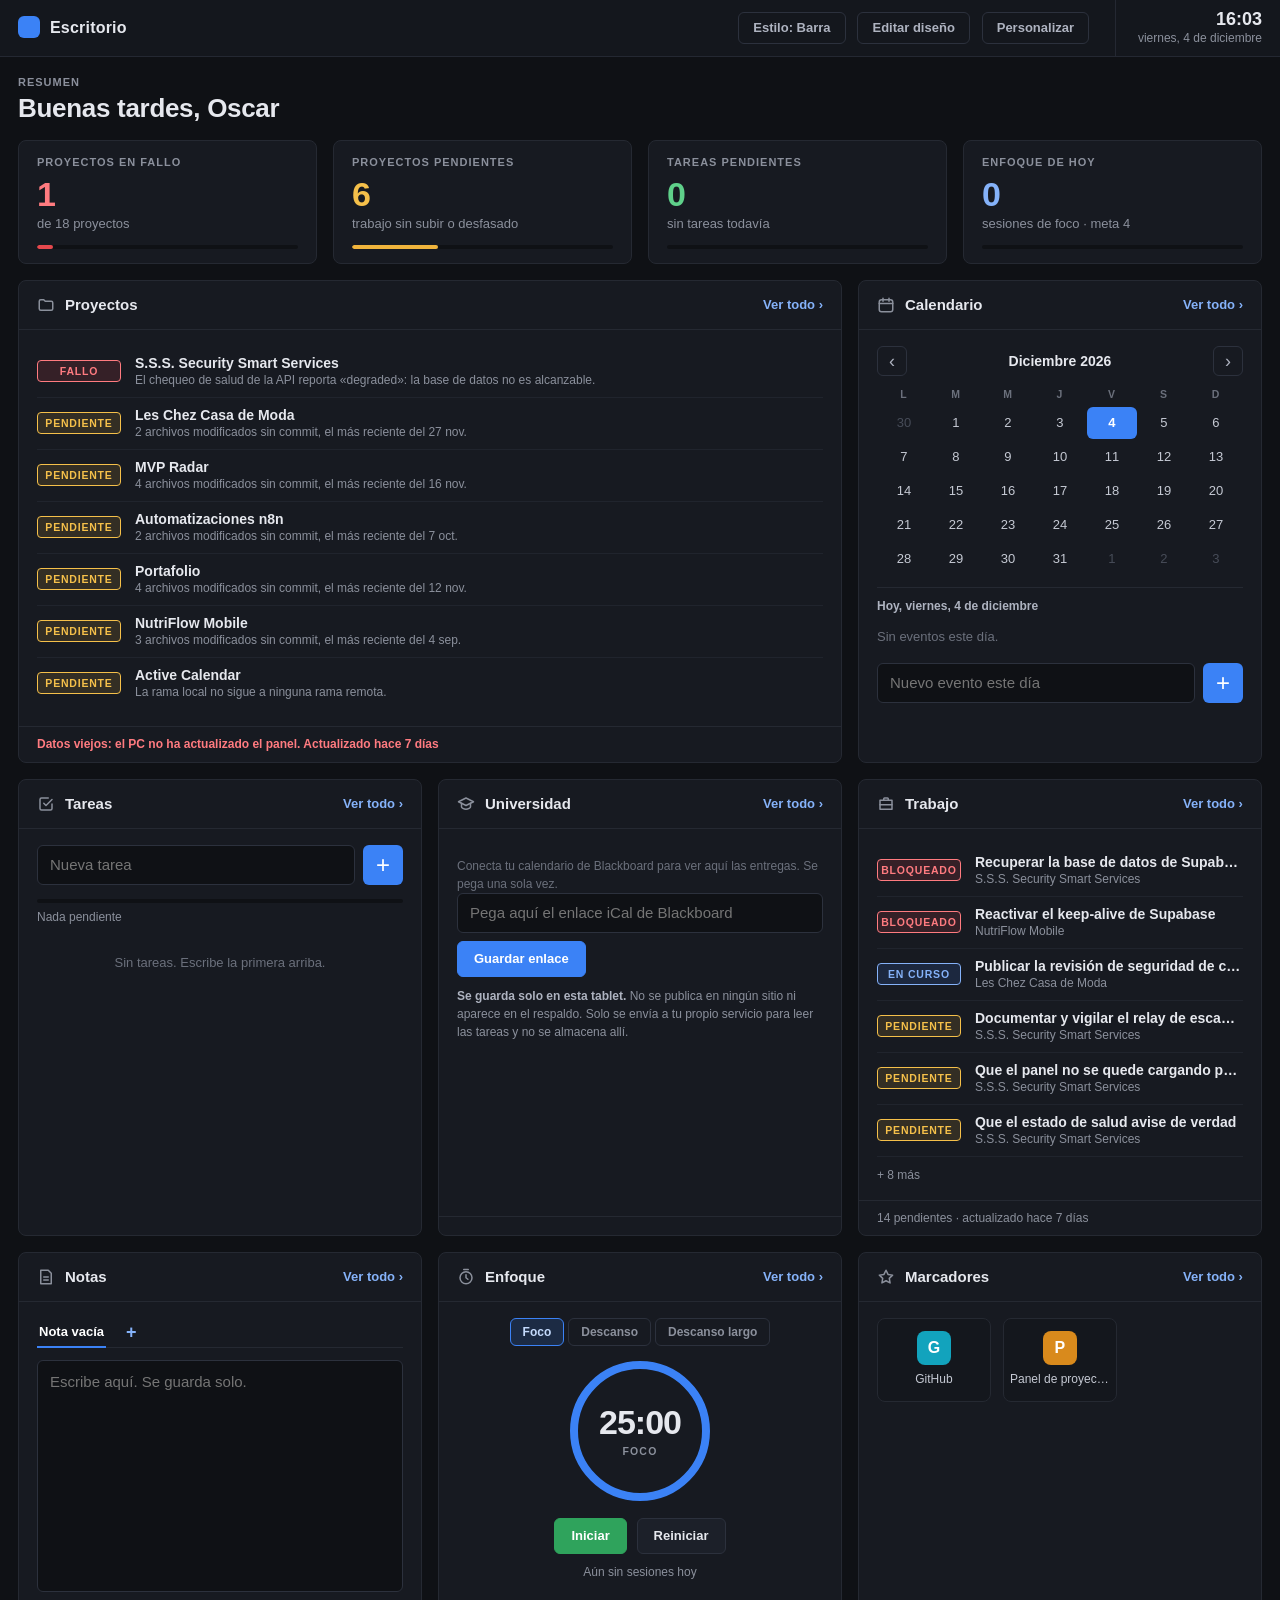
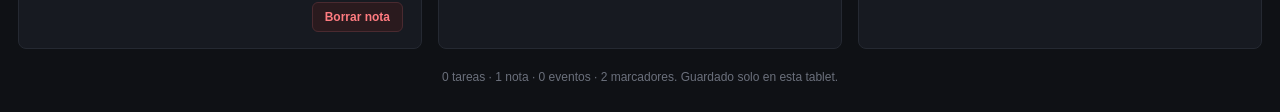
<file: index.html>
<!DOCTYPE html>
<html lang="es"><head>
<meta charset="utf-8">
<meta http-equiv="X-UA-Compatible" content="IE=edge">
<meta name="robots" content="noindex,nofollow">
<meta name="viewport" content="width=device-width, initial-scale=1">
<title>Escritorio</title>
<link rel="stylesheet" href="os/os.css">
<style id="theme-css"></style>
</head><body>

<div class="topbar"><div class="in clear">
  <a class="brand" href="#/"><span class="logo"></span>Escritorio</a>
  <div class="tr">
    <button class="tbtn" id="btn-viz" type="button">Estilo</button>
    <button class="tbtn" id="btn-edit" type="button">Editar diseño</button>
    <button class="tbtn" id="btn-custom" type="button">Personalizar</button>
    <div class="clk"><b id="clock">--:--</b><span id="today"></span></div>
  </div>
</div></div>

<div class="wrap">
 <div id="main">
  <div class="ph">
    <div class="kick">RESUMEN</div>
    <h1 id="hello">Hola</h1>
  </div>

  <div id="warn"></div>

  <div id="editbar" class="clear">
    <div class="et"><b>Modo edición.</b> Arrastra cada tarjeta por su barra superior o usa las flechas. Cambia el tamaño con − y +.</div>
    <div class="er"><span id="hidden-list"></span><button class="btn sm" id="btn-reset" type="button">Restablecer</button> <button class="btn sm pri" id="btn-done" type="button">Listo</button></div>
  </div>

  <div class="row" id="grid">

    <div class="card kpi k-red link s3" data-w="kfail" data-title="Proyectos en fallo" data-go="proyectos/">
      <div class="cb"><div class="kl">PROYECTOS EN FALLO</div><div class="kn" id="k1n">-</div><div class="kc" id="k1c"></div><div class="kv" id="k1b"></div></div>
    </div>
    <div class="card kpi k-amber link s3" data-w="kpend" data-title="Proyectos pendientes" data-go="proyectos/">
      <div class="cb"><div class="kl">PROYECTOS PENDIENTES</div><div class="kn" id="k2n">-</div><div class="kc" id="k2c"></div><div class="kv" id="k2b"></div></div>
    </div>
    <div class="card kpi k-green link s3" data-w="ktask" data-title="Tareas pendientes" data-go="#/tareas">
      <div class="cb"><div class="kl">TAREAS PENDIENTES</div><div class="kn" id="k3n">0</div><div class="kc" id="k3c"></div><div class="kv" id="k3b"></div></div>
    </div>
    <div class="card kpi k-blue link s3" data-w="kfoc" data-title="Enfoque de hoy" data-go="#/enfoque">
      <div class="cb"><div class="kl">ENFOQUE DE HOY</div><div class="kn" id="k4n">0</div><div class="kc" id="k4c"></div><div class="kv" id="k4b"></div></div>
    </div>

    <div class="card s8" data-w="proy" data-title="Proyectos" id="proy">
      <div class="ch" data-go="proyectos/"><svg class="ic" viewBox="0 0 24 24"><path d="M3 7a2 2 0 0 1 2-2h4l2 2h8a2 2 0 0 1 2 2v8a2 2 0 0 1-2 2H5a2 2 0 0 1-2-2z"/></svg><h2>Proyectos</h2><a class="ex" href="proyectos/">Ver todo &#8250;</a></div>
      <div class="cb" id="proy-body"><div class="empty">Cargando el estado de los proyectos...</div></div>
      <div class="cf" id="proy-foot"></div>
    </div>

    <div class="card s4" data-w="cal" data-title="Calendario">
      <div class="ch" data-go="#/calendario"><svg class="ic" viewBox="0 0 24 24"><rect x="3" y="5" width="18" height="16" rx="3"/><path d="M8 3v4M16 3v4M3 10h18"/></svg><h2>Calendario</h2><a class="ex" href="#/calendario">Ver todo &#8250;</a></div>
      <div class="cb">
        <div class="cal-nav clear"><button class="nv" id="cal-prev" type="button" aria-label="Mes anterior">&#8249;</button><button class="nv n" id="cal-next" type="button" aria-label="Mes siguiente">&#8250;</button><div class="ttl" id="cal-ttl"></div></div>
        <table class="cal" id="cal"></table>
        <div class="day">
          <h3 id="day-ttl"></h3>
          <div id="day-list"></div>
          <form id="e-form" class="addrow" autocomplete="off">
            <input class="field" id="e-in" type="text" placeholder="Nuevo evento este día" maxlength="160">
            <button class="go" type="submit" aria-label="Agregar evento">+</button>
          </form>
        </div>
      </div>
    </div>

    <div class="card s4" data-w="tasks" data-title="Tareas">
      <div class="ch" data-go="#/tareas"><svg class="ic" viewBox="0 0 24 24"><path d="M9 11l3 3 8-8"/><path d="M20 12v6a2 2 0 0 1-2 2H6a2 2 0 0 1-2-2V6a2 2 0 0 1 2-2h9"/></svg><h2>Tareas</h2><a class="ex" href="#/tareas">Ver todo &#8250;</a></div>
      <div class="cb">
        <form id="t-form" class="addrow" autocomplete="off">
          <input class="field" id="t-in" type="text" placeholder="Nueva tarea" maxlength="200">
          <button class="go" type="submit" aria-label="Agregar tarea">+</button>
        </form>
        <div class="prog"><div class="bar"><i id="t-bar"></i></div><span id="t-count"></span></div>
        <ul id="tasks-list"></ul>
        <div class="tfoot"><button class="btn sm" id="t-clear" type="button">Limpiar hechas</button></div>
      </div>
    </div>

    <div class="card s4" data-w="uni" data-title="Universidad" id="uni">
      <div class="ch" data-go="#/universidad"><svg class="ic" viewBox="0 0 24 24"><path d="M2 9l10-5 10 5-10 5z"/><path d="M6 11v5c0 1 3 3 6 3s6-2 6-3v-5"/></svg><h2>Universidad</h2><a class="ex" href="#/universidad">Ver todo &#8250;</a></div>
      <div class="cb" id="uni-body"></div>
      <div class="cf" id="uni-foot"></div>
    </div>

    <div class="card s4" data-w="work" data-title="Trabajo" id="work">
      <div class="ch" data-go="#/trabajo"><svg class="ic" viewBox="0 0 24 24"><path d="M4 7h16v12H4z"/><path d="M9 7V5a1 1 0 0 1 1-1h4a1 1 0 0 1 1 1v2M4 13h16"/></svg><h2>Trabajo</h2><a class="ex" href="#/trabajo">Ver todo &#8250;</a></div>
      <div class="cb" id="work-body"><div class="empty">Sin datos todavía.</div></div>
      <div class="cf" id="work-foot"></div>
    </div>

    <div class="card s4" data-w="notes" data-title="Notas">
      <div class="ch" data-go="#/notas"><svg class="ic" viewBox="0 0 24 24"><path d="M5 3h10l4 4v14H5z"/><path d="M9 12h6M9 16h6"/></svg><h2>Notas</h2><a class="ex" href="#/notas">Ver todo &#8250;</a></div>
      <div class="cb">
        <div class="nchips" id="n-chips"></div>
        <textarea class="field" id="note-text" placeholder="Escribe aquí. Se guarda solo."></textarea>
        <div class="nfoot clear"><span id="n-info"></span><button class="btn sm warn" id="n-del" type="button">Borrar nota</button></div>
      </div>
    </div>

    <div class="card s4" data-w="pomo" data-title="Enfoque">
      <div class="ch" data-go="#/enfoque"><svg class="ic" viewBox="0 0 24 24"><circle cx="12" cy="13" r="8"/><path d="M12 9v4l2.5 2M9 2h6"/></svg><h2>Enfoque</h2><a class="ex" href="#/enfoque">Ver todo &#8250;</a></div>
      <div class="cb pomo">
        <div class="flash" id="p-flash"></div>
        <div class="modes" id="p-modes"></div>
        <div class="ring">
          <svg width="150" height="150" viewBox="0 0 150 150">
            <circle id="p-track" cx="75" cy="75" r="66" fill="none" stroke="#0f1115" stroke-width="8"/>
            <circle id="p-arc" cx="75" cy="75" r="66" fill="none" stroke="#3b82f6" stroke-width="8" stroke-linecap="round" stroke-dasharray="415" stroke-dashoffset="0" transform="rotate(-90 75 75)"/>
          </svg>
          <div class="tm" id="p-time">25:00</div>
          <div class="st" id="p-state">FOCO</div>
        </div>
        <button class="btn ok" id="p-go" type="button">Iniciar</button>
        <button class="btn" id="p-reset" type="button">Reiniciar</button>
        <div class="pdone" id="p-done"></div>
      </div>
    </div>

    <div class="card s4" data-w="marks" data-title="Marcadores">
      <div class="ch" data-go="#/marcadores"><svg class="ic" viewBox="0 0 24 24"><path d="M12 3l2.7 5.6 6.1.9-4.4 4.3 1 6.1L12 17l-5.4 2.9 1-6.1L3.2 9.5l6.1-.9z"/></svg><h2>Marcadores</h2><a class="ex" href="#/marcadores">Ver todo &#8250;</a></div>
      <div class="cb">
        <div class="marks clear" id="marks"></div>
      </div>
    </div>

  </div>

  <div class="foot" id="sys-info"></div>
 </div>

 <div id="view"></div>
</div>

<div id="toast"><span id="toast-t"></span><button class="btn sm pri" id="toast-b" type="button">Deshacer</button></div>

<div id="modal-custom" class="modal"><div class="box">
  <h2>Personalizar</h2>
  <p>Los cambios se aplican al momento y se guardan en esta tablet.</p>
  <h3>Tema</h3>
  <div class="seg" id="seg-theme"></div>
  <h3>Color de acento</h3>
  <div class="sw" id="sw-accent"></div>
  <h3>Tamaño de la interfaz</h3>
  <div class="seg" id="seg-scale"></div>
  <h3>Estilo de indicadores</h3>
  <div class="vgrid" id="vz-grid"></div>
  <h3>Widgets visibles</h3>
  <div class="tg" id="tg-widgets"></div>
  <h3>Diseño</h3>
  <div class="mrow l"><button class="btn sm" id="c-edit" type="button">Editar diseño</button> <button class="btn sm" id="c-reset" type="button">Restablecer diseño</button></div>
  <h3>Datos</h3>
  <div class="mrow l"><button class="btn sm" id="open-backup" type="button">Respaldo</button> <a class="btn sm" href="prueba/">Probar conexiones</a></div>
  <div class="mrow"><button class="btn pri" id="c-close" type="button">Cerrar</button></div>
</div></div>

<div id="modal" class="modal"><div class="box">
  <h2>Respaldo de tus datos</h2>
  <p>Todo lo que escribes aquí vive solo en esta tablet. Cada día se guarda una copia automática (las últimas 7). Si Internet Explorer borra el historial con los datos de sitios, también se borrarían las copias, así que de vez en cuando copia el texto de abajo a un lugar seguro.</p>
  <h3>Copias automáticas</h3>
  <div id="bk-list"></div>
  <h3>Exportar</h3>
  <textarea class="field" id="bk-out" readonly></textarea>
  <div class="mrow"><button class="btn sm" id="bk-copy" type="button">Copiar todo</button></div>
  <h3>Importar</h3>
  <textarea class="field" id="bk-in" placeholder="Pega aquí el texto exportado"></textarea>
  <div class="mrow"><button class="btn sm warn" id="bk-import" type="button">Importar y reemplazar</button></div>
  <div class="mrow"><button class="btn pri" id="bk-close" type="button">Cerrar</button></div>
</div></div>

<noscript><div style="padding:20px;color:#fff">Esta página necesita JavaScript.</div></noscript>
<script src="os/os.js"></script>
</body></html>
</file>
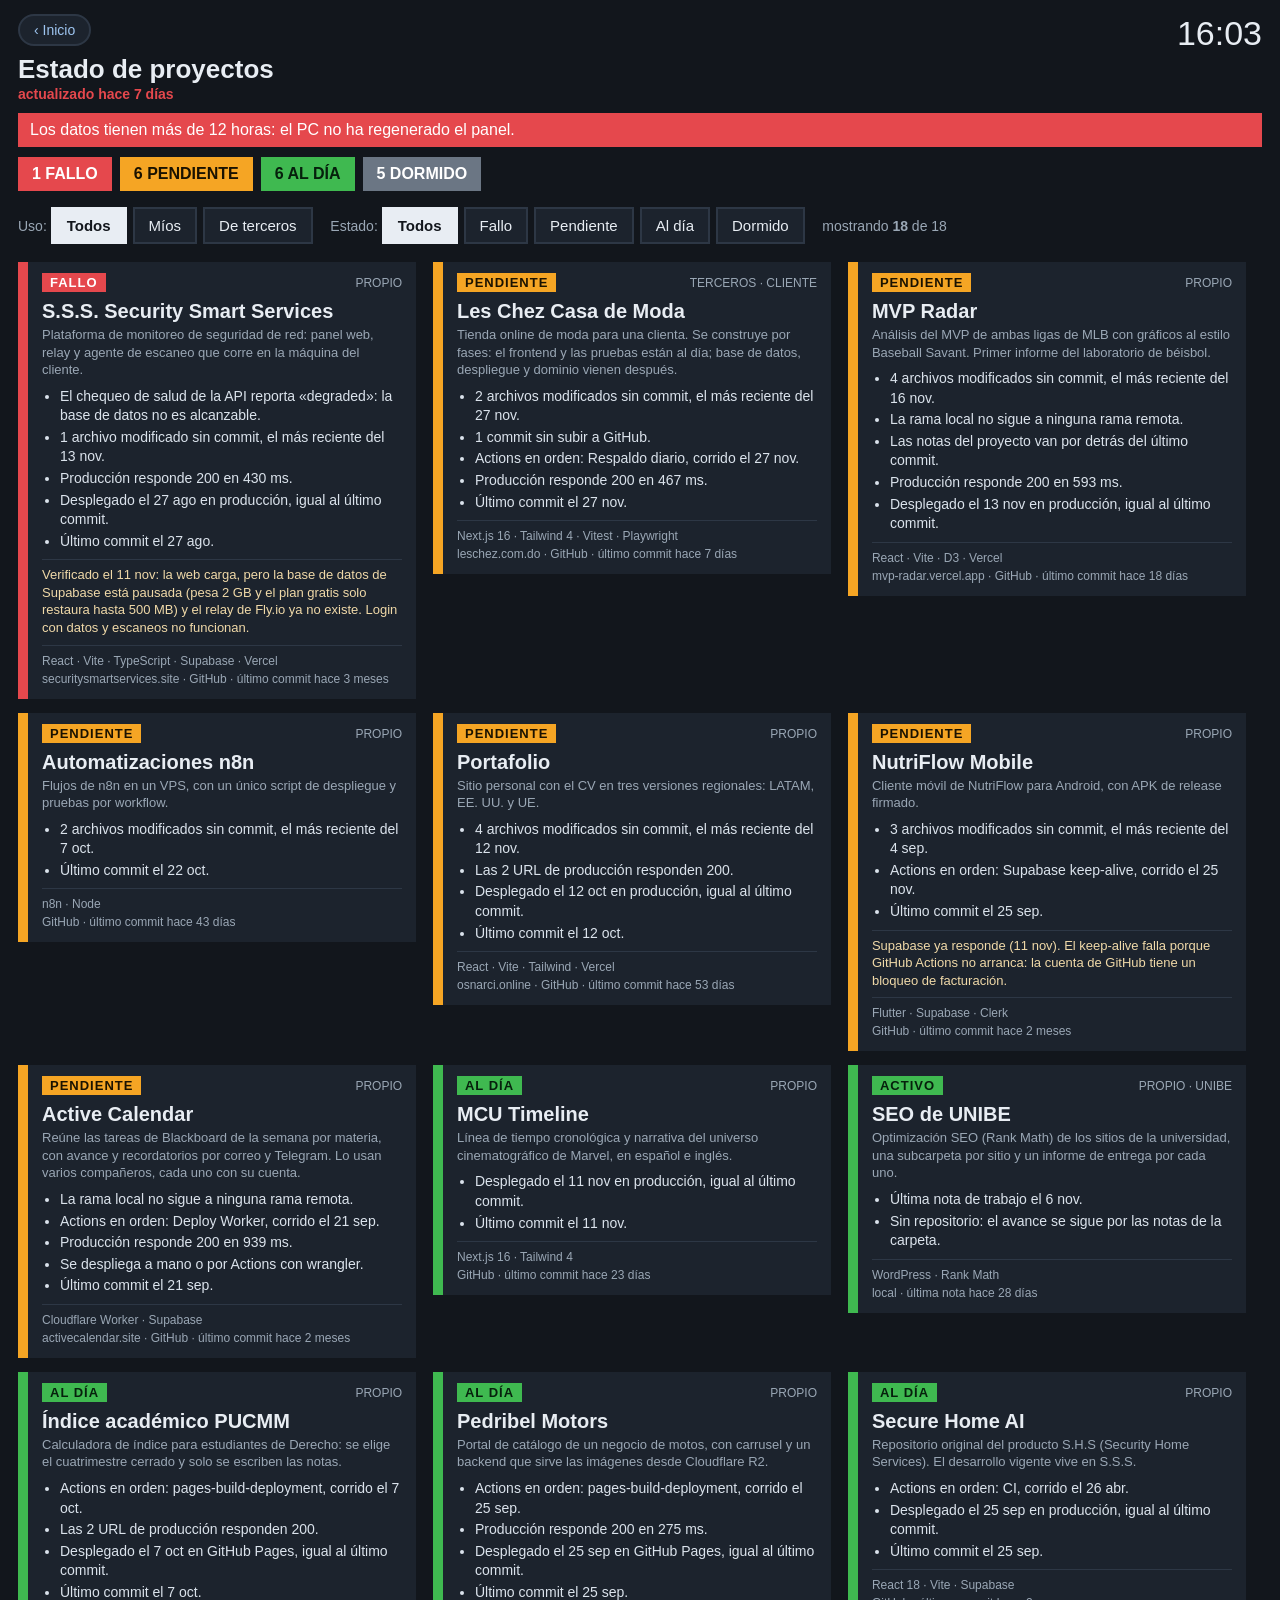
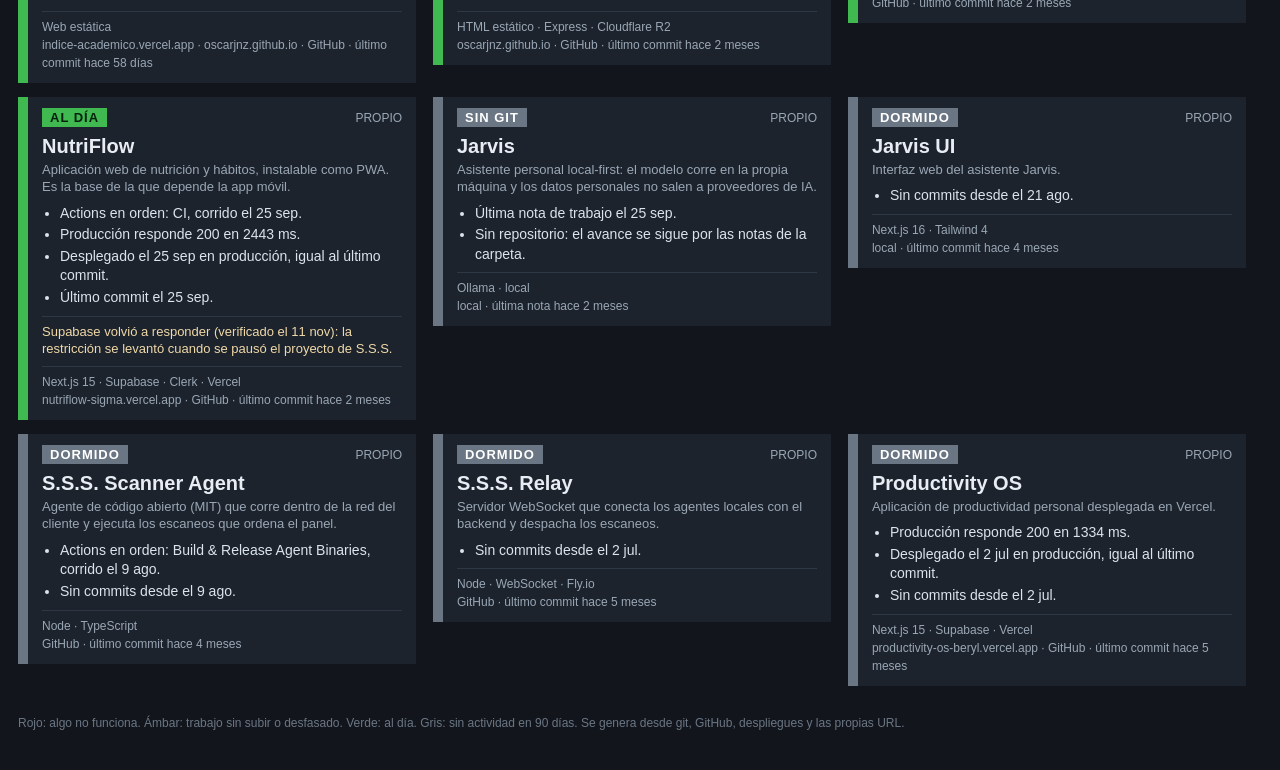
<file: proyectos/index.html>
<!DOCTYPE html>
<html lang="es"><head><meta charset="utf-8"><meta http-equiv="X-UA-Compatible" content="IE=edge"><meta http-equiv="refresh" content="300">
<meta name="robots" content="noindex,nofollow"><meta name="viewport" content="width=device-width, initial-scale=1">
<title>Estado de proyectos</title><style>
html,body{margin:0;padding:0;background:#12161c;color:#e8edf3;font-family:"Segoe UI",Arial,sans-serif;}
.wrap{padding:14px 18px 40px 18px;}
h1{font-size:26px;margin:0;font-weight:600;}
.head{overflow:hidden;margin-bottom:10px;}
.head .l{float:left;}.head .r{float:right;text-align:right;}
#clock{font-size:34px;font-weight:300;}
#age{font-size:14px;color:#9aa7b5;}#age.stale{color:#e5484d;font-weight:bold;}
#stalewarn{display:none;background:#e5484d;color:#fff;padding:8px 12px;margin-bottom:10px;font-size:16px;}
.sum{margin-bottom:10px;}
.sum span{display:inline-block;margin-right:8px;margin-bottom:6px;padding:8px 14px;font-size:16px;font-weight:bold;}
.s-rojo{background:#e5484d;color:#fff;}.s-ambar{background:#f5a524;color:#1a1200;}.s-verde{background:#3fb950;color:#06200c;}.s-gris{background:#6b7684;color:#fff;}
.bar{margin-bottom:12px;font-size:14px;color:#9aa7b5;}
.btn{display:inline-block;margin:0 6px 6px 0;padding:8px 14px;background:#1c232d;color:#e8edf3;border:2px solid #2d3745;text-decoration:none;font-size:15px;}
.btn.on{background:#e8edf3;color:#12161c;border-color:#e8edf3;font-weight:bold;}
.card{display:inline-block;vertical-align:top;width:32%;min-width:290px;margin:0 1% 14px 0;padding:11px 14px 11px 14px;background:#1c232d;border-left:10px solid #6b7684;box-sizing:border-box;}
.e-rojo{border-left-color:#e5484d;}.e-ambar{border-left-color:#f5a524;}.e-verde{border-left-color:#3fb950;}.e-gris{border-left-color:#6b7684;}
.chip{display:inline-block;padding:2px 8px;font-size:13px;font-weight:bold;letter-spacing:1px;}
.e-rojo .chip{background:#e5484d;color:#fff;}.e-ambar .chip{background:#f5a524;color:#1a1200;}.e-verde .chip{background:#3fb950;color:#06200c;}.e-gris .chip{background:#6b7684;color:#fff;}
.usotag{float:right;font-size:12px;color:#9aa7b5;text-transform:uppercase;padding-top:3px;}
.name{font-size:20px;font-weight:600;margin:8px 0 3px 0;word-wrap:break-word;}
.desc{font-size:13px;color:#9aa7b5;margin-bottom:8px;line-height:1.35;}
ul.facts{margin:0 0 8px 0;padding-left:18px;font-size:14px;color:#dbe3ec;line-height:1.4;}
ul.facts li{margin-bottom:2px;}
.nota{font-size:13px;color:#f0d9a8;border-top:1px solid #2d3745;padding-top:6px;margin-bottom:8px;line-height:1.35;}
.meta{font-size:12px;color:#9aa7b5;border-top:1px solid #2d3745;padding-top:6px;line-height:1.5;}
.back{display:inline-block;margin:0 0 8px 0;padding:6px 14px;background:#1c232d;color:#9ec5f0;border:2px solid #2d3745;border-radius:18px;text-decoration:none;font-size:14px;}
.foot{margin-top:16px;font-size:12px;color:#6b7684;}
</style></head><body><div class="wrap">
<div class="head"><div class="l"><a class="back" href="../">&#8249; Inicio</a><h1>Estado de proyectos</h1><div id="gen" data-ts="1795828574115"><span id="age">generado el 27 nov a las 21:16</span></div></div><div class="r"><div id="clock"></div></div></div>
<div id="stalewarn">Los datos tienen más de 12 horas: el PC no ha regenerado el panel.</div>
<div class="sum"><span class="s-rojo">1 FALLO</span><span class="s-ambar">6 PENDIENTE</span><span class="s-verde">6 AL DÍA</span><span class="s-gris">5 DORMIDO</span></div>
<div class="bar">Uso: <a class="btn on" data-g="uso" data-v="todos" href="#uso=todos">Todos</a><a class="btn" data-g="uso" data-v="propio" href="#uso=propio">Míos</a><a class="btn" data-g="uso" data-v="terceros" href="#uso=terceros">De terceros</a>
 &nbsp; Estado: <a class="btn on" data-g="est" data-v="todos" href="#est=todos">Todos</a><a class="btn" data-g="est" data-v="rojo" href="#est=rojo">Fallo</a><a class="btn" data-g="est" data-v="ambar" href="#est=ambar">Pendiente</a><a class="btn" data-g="est" data-v="verde" href="#est=verde">Al día</a><a class="btn" data-g="est" data-v="gris" href="#est=gris">Dormido</a>
 &nbsp; mostrando <b id="shown">18</b> de 18</div>
<div id="cards">
<div class="card e-rojo" data-uso="propio" data-est="rojo"><span class="chip">FALLO</span><span class="usotag">propio</span><div class="name">S.S.S. Security Smart Services</div><div class="desc">Plataforma de monitoreo de seguridad de red: panel web, relay y agente de escaneo que corre en la máquina del cliente.</div><ul class="facts"><li>El chequeo de salud de la API reporta «degraded»: la base de datos no es alcanzable.</li><li>1 archivo modificado sin commit, el más reciente del 13 nov.</li><li>Producción responde 200 en 430 ms.</li><li>Desplegado el 27 ago en producción, igual al último commit.</li><li>Último commit el 27 ago.</li></ul><div class="nota">Verificado el 11 nov: la web carga, pero la base de datos de Supabase está pausada (pesa 2 GB y el plan gratis solo restaura hasta 500 MB) y el relay de Fly.io ya no existe. Login con datos y escaneos no funcionan.</div><div class="meta">React · Vite · TypeScript · Supabase · Vercel<br>securitysmartservices.site · GitHub · último commit <span class="rel" data-ts="1787851147000"></span></div></div>
<div class="card e-ambar" data-uso="terceros" data-est="ambar"><span class="chip">PENDIENTE</span><span class="usotag">terceros · cliente</span><div class="name">Les Chez Casa de Moda</div><div class="desc">Tienda online de moda para una clienta. Se construye por fases: el frontend y las pruebas están al día; base de datos, despliegue y dominio vienen después.</div><ul class="facts"><li>2 archivos modificados sin commit, el más reciente del 27 nov.</li><li>1 commit sin subir a GitHub.</li><li>Actions en orden: Respaldo diario, corrido el 27 nov.</li><li>Producción responde 200 en 467 ms.</li><li>Último commit el 27 nov.</li></ul><div class="meta">Next.js 16 · Tailwind 4 · Vitest · Playwright<br>leschez.com.do · GitHub · último commit <span class="rel" data-ts="1795809138000"></span></div></div>
<div class="card e-ambar" data-uso="propio" data-est="ambar"><span class="chip">PENDIENTE</span><span class="usotag">propio</span><div class="name">MVP Radar</div><div class="desc">Análisis del MVP de ambas ligas de MLB con gráficos al estilo Baseball Savant. Primer informe del laboratorio de béisbol.</div><ul class="facts"><li>4 archivos modificados sin commit, el más reciente del 16 nov.</li><li>La rama local no sigue a ninguna rama remota.</li><li>Las notas del proyecto van por detrás del último commit.</li><li>Producción responde 200 en 593 ms.</li><li>Desplegado el 13 nov en producción, igual al último commit.</li></ul><div class="meta">React · Vite · D3 · Vercel<br>mvp-radar.vercel.app · GitHub · último commit <span class="rel" data-ts="1794849072000"></span></div></div>
<div class="card e-ambar" data-uso="propio" data-est="ambar"><span class="chip">PENDIENTE</span><span class="usotag">propio</span><div class="name">Automatizaciones n8n</div><div class="desc">Flujos de n8n en un VPS, con un único script de despliegue y pruebas por workflow.</div><ul class="facts"><li>2 archivos modificados sin commit, el más reciente del 7 oct.</li><li>Último commit el 22 oct.</li></ul><div class="meta">n8n · Node<br>GitHub · último commit <span class="rel" data-ts="1792702065000"></span></div></div>
<div class="card e-ambar" data-uso="propio" data-est="ambar"><span class="chip">PENDIENTE</span><span class="usotag">propio</span><div class="name">Portafolio</div><div class="desc">Sitio personal con el CV en tres versiones regionales: LATAM, EE. UU. y UE.</div><ul class="facts"><li>4 archivos modificados sin commit, el más reciente del 12 nov.</li><li>Las 2 URL de producción responden 200.</li><li>Desplegado el 12 oct en producción, igual al último commit.</li><li>Último commit el 12 oct.</li></ul><div class="meta">React · Vite · Tailwind · Vercel<br>osnarci.online · GitHub · último commit <span class="rel" data-ts="1791819217000"></span></div></div>
<div class="card e-ambar" data-uso="propio" data-est="ambar"><span class="chip">PENDIENTE</span><span class="usotag">propio</span><div class="name">NutriFlow Mobile</div><div class="desc">Cliente móvil de NutriFlow para Android, con APK de release firmado.</div><ul class="facts"><li>3 archivos modificados sin commit, el más reciente del 4 sep.</li><li>Actions en orden: Supabase keep-alive, corrido el 25 nov.</li><li>Último commit el 25 sep.</li></ul><div class="nota">Supabase ya responde (11 nov). El keep-alive falla porque GitHub Actions no arranca: la cuenta de GitHub tiene un bloqueo de facturación.</div><div class="meta">Flutter · Supabase · Clerk<br>GitHub · último commit <span class="rel" data-ts="1790312870000"></span></div></div>
<div class="card e-ambar" data-uso="propio" data-est="ambar"><span class="chip">PENDIENTE</span><span class="usotag">propio</span><div class="name">Active Calendar</div><div class="desc">Reúne las tareas de Blackboard de la semana por materia, con avance y recordatorios por correo y Telegram. Lo usan varios compañeros, cada uno con su cuenta.</div><ul class="facts"><li>La rama local no sigue a ninguna rama remota.</li><li>Actions en orden: Deploy Worker, corrido el 21 sep.</li><li>Producción responde 200 en 939 ms.</li><li>Se despliega a mano o por Actions con wrangler.</li><li>Último commit el 21 sep.</li></ul><div class="meta">Cloudflare Worker · Supabase<br>activecalendar.site · GitHub · último commit <span class="rel" data-ts="1790004262000"></span></div></div>
<div class="card e-verde" data-uso="propio" data-est="verde"><span class="chip">AL DÍA</span><span class="usotag">propio</span><div class="name">MCU Timeline</div><div class="desc">Línea de tiempo cronológica y narrativa del universo cinematográfico de Marvel, en español e inglés.</div><ul class="facts"><li>Desplegado el 11 nov en producción, igual al último commit.</li><li>Último commit el 11 nov.</li></ul><div class="meta">Next.js 16 · Tailwind 4<br>GitHub · último commit <span class="rel" data-ts="1794414237000"></span></div></div>
<div class="card e-verde" data-uso="propio" data-est="verde"><span class="chip">ACTIVO</span><span class="usotag">propio · UNIBE</span><div class="name">SEO de UNIBE</div><div class="desc">Optimización SEO (Rank Math) de los sitios de la universidad, una subcarpeta por sitio y un informe de entrega por cada uno.</div><ul class="facts"><li>Última nota de trabajo el 6 nov.</li><li>Sin repositorio: el avance se sigue por las notas de la carpeta.</li></ul><div class="meta">WordPress · Rank Math<br>local · última nota <span class="rel" data-ts="1793970908577"></span></div></div>
<div class="card e-verde" data-uso="propio" data-est="verde"><span class="chip">AL DÍA</span><span class="usotag">propio</span><div class="name">Índice académico PUCMM</div><div class="desc">Calculadora de índice para estudiantes de Derecho: se elige el cuatrimestre cerrado y solo se escriben las notas.</div><ul class="facts"><li>Actions en orden: pages-build-deployment, corrido el 7 oct.</li><li>Las 2 URL de producción responden 200.</li><li>Desplegado el 7 oct en GitHub Pages, igual al último commit.</li><li>Último commit el 7 oct.</li></ul><div class="meta">Web estática<br>indice-academico.vercel.app · oscarjnz.github.io · GitHub · último commit <span class="rel" data-ts="1791425111000"></span></div></div>
<div class="card e-verde" data-uso="propio" data-est="verde"><span class="chip">AL DÍA</span><span class="usotag">propio</span><div class="name">Pedribel Motors</div><div class="desc">Portal de catálogo de un negocio de motos, con carrusel y un backend que sirve las imágenes desde Cloudflare R2.</div><ul class="facts"><li>Actions en orden: pages-build-deployment, corrido el 25 sep.</li><li>Producción responde 200 en 275 ms.</li><li>Desplegado el 25 sep en GitHub Pages, igual al último commit.</li><li>Último commit el 25 sep.</li></ul><div class="meta">HTML estático · Express · Cloudflare R2<br>oscarjnz.github.io · GitHub · último commit <span class="rel" data-ts="1790312871000"></span></div></div>
<div class="card e-verde" data-uso="propio" data-est="verde"><span class="chip">AL DÍA</span><span class="usotag">propio</span><div class="name">Secure Home AI</div><div class="desc">Repositorio original del producto S.H.S (Security Home Services). El desarrollo vigente vive en S.S.S.</div><ul class="facts"><li>Actions en orden: CI, corrido el 26 abr.</li><li>Desplegado el 25 sep en producción, igual al último commit.</li><li>Último commit el 25 sep.</li></ul><div class="meta">React 18 · Vite · Supabase<br>GitHub · último commit <span class="rel" data-ts="1790312871000"></span></div></div>
<div class="card e-verde" data-uso="propio" data-est="verde"><span class="chip">AL DÍA</span><span class="usotag">propio</span><div class="name">NutriFlow</div><div class="desc">Aplicación web de nutrición y hábitos, instalable como PWA. Es la base de la que depende la app móvil.</div><ul class="facts"><li>Actions en orden: CI, corrido el 25 sep.</li><li>Producción responde 200 en 2443 ms.</li><li>Desplegado el 25 sep en producción, igual al último commit.</li><li>Último commit el 25 sep.</li></ul><div class="nota">Supabase volvió a responder (verificado el 11 nov): la restricción se levantó cuando se pausó el proyecto de S.S.S.</div><div class="meta">Next.js 15 · Supabase · Clerk · Vercel<br>nutriflow-sigma.vercel.app · GitHub · último commit <span class="rel" data-ts="1790312870000"></span></div></div>
<div class="card e-gris" data-uso="propio" data-est="gris"><span class="chip">SIN GIT</span><span class="usotag">propio</span><div class="name">Jarvis</div><div class="desc">Asistente personal local-first: el modelo corre en la propia máquina y los datos personales no salen a proveedores de IA.</div><ul class="facts"><li>Última nota de trabajo el 25 sep.</li><li>Sin repositorio: el avance se sigue por las notas de la carpeta.</li></ul><div class="meta">Ollama · local<br>local · última nota <span class="rel" data-ts="1790312598806"></span></div></div>
<div class="card e-gris" data-uso="propio" data-est="gris"><span class="chip">DORMIDO</span><span class="usotag">propio</span><div class="name">Jarvis UI</div><div class="desc">Interfaz web del asistente Jarvis.</div><ul class="facts"><li>Sin commits desde el 21 ago.</li></ul><div class="meta">Next.js 16 · Tailwind 4<br>local · último commit <span class="rel" data-ts="1787341592000"></span></div></div>
<div class="card e-gris" data-uso="propio" data-est="gris"><span class="chip">DORMIDO</span><span class="usotag">propio</span><div class="name">S.S.S. Scanner Agent</div><div class="desc">Agente de código abierto (MIT) que corre dentro de la red del cliente y ejecuta los escaneos que ordena el panel.</div><ul class="facts"><li>Actions en orden: Build &amp; Release Agent Binaries, corrido el 9 ago.</li><li>Sin commits desde el 9 ago.</li></ul><div class="meta">Node · TypeScript<br>GitHub · último commit <span class="rel" data-ts="1786250845000"></span></div></div>
<div class="card e-gris" data-uso="propio" data-est="gris"><span class="chip">DORMIDO</span><span class="usotag">propio</span><div class="name">S.S.S. Relay</div><div class="desc">Servidor WebSocket que conecta los agentes locales con el backend y despacha los escaneos.</div><ul class="facts"><li>Sin commits desde el 2 jul.</li></ul><div class="meta">Node · WebSocket · Fly.io<br>GitHub · último commit <span class="rel" data-ts="1783051073000"></span></div></div>
<div class="card e-gris" data-uso="propio" data-est="gris"><span class="chip">DORMIDO</span><span class="usotag">propio</span><div class="name">Productivity OS</div><div class="desc">Aplicación de productividad personal desplegada en Vercel.</div><ul class="facts"><li>Producción responde 200 en 1334 ms.</li><li>Desplegado el 2 jul en producción, igual al último commit.</li><li>Sin commits desde el 2 jul.</li></ul><div class="meta">Next.js 15 · Supabase · Vercel<br>productivity-os-beryl.vercel.app · GitHub · último commit <span class="rel" data-ts="1783050719000"></span></div></div>
</div>
<div class="foot">Rojo: algo no funciona. Ámbar: trabajo sin subir o desfasado. Verde: al día. Gris: sin actividad en 90 días. Se genera desde git, GitHub, despliegues y las propias URL.</div>
</div><script>
(function () {
  var state = { uso: 'todos', est: 'todos' };
  function el(id) { return document.getElementById(id); }
  function parseHash() {
    var h = (location.hash || '').replace('#', '');
    if (!h) return;
    var parts = h.split('&');
    for (var i = 0; i < parts.length; i++) {
      var kv = parts[i].split('=');
      if (kv[0] === 'uso' || kv[0] === 'est') state[kv[0]] = kv[1] || 'todos';
    }
  }
  function apply() {
    var cards = document.getElementsByClassName('card');
    var shown = 0, i;
    for (i = 0; i < cards.length; i++) {
      var c = cards[i];
      var ok = (state.uso === 'todos' || c.getAttribute('data-uso') === state.uso) &&
               (state.est === 'todos' || c.getAttribute('data-est') === state.est);
      c.style.display = ok ? '' : 'none';
      if (ok) shown++;
    }
    var btns = document.getElementsByClassName('btn');
    for (i = 0; i < btns.length; i++) {
      var b = btns[i];
      b.className = 'btn' + (state[b.getAttribute('data-g')] === b.getAttribute('data-v') ? ' on' : '');
    }
    el('shown').innerHTML = shown;
    try { location.replace('#uso=' + state.uso + '&est=' + state.est); } catch (e) {}
  }
  document.onclick = function (e) {
    e = e || window.event;
    var t = e.target || e.srcElement;
    while (t && t.getAttribute && !t.getAttribute('data-g')) t = t.parentNode;
    if (t && t.getAttribute && t.getAttribute('data-g')) {
      state[t.getAttribute('data-g')] = t.getAttribute('data-v');
      apply();
      if (e.preventDefault) e.preventDefault(); else e.returnValue = false;
      return false;
    }
  };
  function two(n) { return n < 10 ? '0' + n : '' + n; }
  function ago(ms) {
    var m = Math.round((new Date().getTime() - ms) / 60000);
    if (m < 2) return 'hace un momento';
    if (m < 60) return 'hace ' + m + ' min';
    var h = Math.round(m / 60);
    if (m < 1440) return 'hace ' + h + (h === 1 ? ' hora' : ' horas');
    var d = Math.round(m / 1440);
    if (d < 60) return 'hace ' + d + (d === 1 ? ' día' : ' días');
    var mo = Math.round(d / 30);
    return 'hace ' + mo + (mo === 1 ? ' mes' : ' meses');
  }
  function tick() {
    var d = new Date();
    el('clock').innerHTML = two(d.getHours()) + ':' + two(d.getMinutes());
    var ts = parseInt(el('gen').getAttribute('data-ts'), 10);
    var m = Math.round((d.getTime() - ts) / 60000);
    el('age').innerHTML = 'actualizado ' + ago(ts);
    el('age').className = m > 720 ? 'stale' : '';
    el('stalewarn').style.display = m > 720 ? 'block' : 'none';
    var rels = document.getElementsByClassName('rel');
    for (var i = 0; i < rels.length; i++) {
      var v = parseInt(rels[i].getAttribute('data-ts'), 10);
      if (v) rels[i].innerHTML = ago(v);
    }
  }
  parseHash(); apply(); tick();
  setInterval(tick, 20000);
})();
</script></body></html>
</file>
<file: os/os.css>
/* Escritorio para la Surface RT (Internet Explorer 11).
   Criterio: superficies planas con borde fino, radios pequeños, un solo color de acento y color solo para estados.
   La rejilla usa flexbox (IE 11 lo soporta): cada fila tiene tarjetas del mismo alto y la misma separación de 20 px.
   Sin variables CSS, sin grid, sin gap, sin sombras pesadas (la CPU de la tablet es lenta). */

html, body { margin: 0; padding: 0; }
body {
  background-color: #0f1115;
  color: #e6e8ee;
  font-family: "Segoe UI", Arial, sans-serif;
  font-size: 14px;
  line-height: 1.4;
  -ms-touch-action: manipulation;
  touch-action: manipulation;
  -ms-text-size-adjust: 100%;
}
* { box-sizing: border-box; }
a { color: inherit; text-decoration: none; }
button, input, textarea { font-family: inherit; font-size: 15px; color: inherit; margin: 0; }
button { cursor: pointer; border: 0; background: none; padding: 0; }
button:focus, a:focus { outline: none; }
input::-ms-clear { display: none; }
ul { list-style: none; margin: 0; padding: 0; }
.clear:after { content: ""; display: table; clear: both; }

/* ---------- barra superior ---------- */
.topbar { background-color: #14171d; border-bottom: 1px solid #242832; }
.topbar .in { max-width: 1680px; margin: 0 auto; padding: 0 18px; height: 56px; }
.brand { float: left; line-height: 56px; font-size: 16px; font-weight: 600; letter-spacing: 0.2px; }
.brand .logo { display: inline-block; width: 22px; height: 22px; margin-right: 10px; border-radius: 6px; background-color: #3b82f6; vertical-align: -5px; }
.tr { float: right; height: 56px; }
.tbtn { display: inline-block; height: 32px; margin: 12px 0 0 8px; padding: 0 14px; border: 1px solid #2c313d; border-radius: 6px; line-height: 30px; font-size: 13px; font-weight: 600; color: #aeb3c0; vertical-align: top; }
.tbtn:active { background-color: #1c2029; }
.clk { display: inline-block; margin-left: 22px; padding-left: 22px; border-left: 1px solid #242832; height: 56px; text-align: right; vertical-align: top; }
.clk b { display: block; padding-top: 8px; font-size: 20px; line-height: 22px; font-weight: 600; }
.clk span { display: block; font-size: 12px; line-height: 16px; color: #8b909c; }

/* ---------- página ---------- */
.wrap { max-width: 1680px; margin: 0 auto; padding: 18px 18px 26px 18px; }
.ph { margin-bottom: 16px; }
.kick { font-size: 11px; font-weight: 700; letter-spacing: 1px; color: #8b909c; }
.ph h1 { margin: 2px 0 0 0; font-size: 26px; line-height: 32px; font-weight: 600; letter-spacing: -0.3px; }
#warn { display: none; margin-bottom: 16px; padding: 10px 16px; border-radius: 8px; background-color: #e5484d; color: #fff; font-weight: 600; }

/* ---------- rejilla: filas de tarjetas con el mismo alto ---------- */
.row { display: -ms-flexbox; display: flex; -ms-flex-wrap: wrap; flex-wrap: wrap; -ms-flex-align: stretch; align-items: stretch; margin: 0 -8px; }
.card { -ms-flex: 0 0 auto; flex: 0 0 auto; display: -ms-flexbox; display: flex; -ms-flex-direction: column; flex-direction: column; margin: 0 8px 16px 8px; background-color: #171a21; border: 1px solid #252932; border-radius: 8px; }
.s3 { width: calc(25% - 16px); }
.s4 { width: calc(33.333% - 16px); }
.s6 { width: calc(50% - 16px); }
.s8 { width: calc(66.666% - 16px); }
.s12 { width: calc(100% - 16px); }
.card.hid { display: none; }

.ch { padding: 13px 18px; border-bottom: 1px solid #252932; overflow: hidden; }
.ch svg { float: left; width: 18px; height: 18px; margin: 2px 10px 0 0; }
.ch h2 { float: left; margin: 0; font-size: 15px; line-height: 22px; font-weight: 600; }
.ch .ex { float: right; line-height: 22px; font-size: 13px; color: #8b909c; }
.ch a.ex { color: #6ea8fe; font-weight: 600; }
.ch .btn { float: right; margin: -3px 0 -3px 8px; }
.ic { fill: none; stroke: #8b909c; stroke-width: 2; stroke-linecap: round; stroke-linejoin: round; }
.cb { -ms-flex: 1 1 auto; flex: 1 1 auto; padding: 16px 18px; }
.cf { padding: 9px 18px; border-top: 1px solid #252932; font-size: 12px; color: #8b909c; }
.cf.stale { color: #ff7b80; font-weight: 700; }

/* ---------- botones y campos ---------- */
.btn { display: inline-block; height: 36px; padding: 0 16px; border: 1px solid #2c313d; border-radius: 6px; background-color: #1c2029; line-height: 34px; font-size: 13px; font-weight: 600; color: #e6e8ee; white-space: nowrap; }
.btn:active { background-color: #232834; }
.btn.pri { border-color: #3b82f6; background-color: #3b82f6; color: #fff; }
.btn.ok { border-color: #2fa35c; background-color: #2fa35c; color: #fff; }
.btn.warn { border-color: #4a2a30; background-color: #2a1a1e; color: #ff7b80; }
.btn.sm { height: 30px; line-height: 28px; padding: 0 12px; font-size: 12px; }
.field { display: block; width: 100%; height: 40px; padding: 0 12px; border: 1px solid #2c313d; border-radius: 6px; background-color: #0f1115; color: #e6e8ee; }
.field:focus { border-color: #3b82f6; }
textarea.field { height: auto; padding: 10px 12px; resize: none; line-height: 1.5; }
.addrow { position: relative; margin-bottom: 14px; padding-right: 48px; }
.addrow .go { position: absolute; right: 0; top: 0; width: 40px; height: 40px; border-radius: 6px; background-color: #3b82f6; color: #fff; font-size: 24px; line-height: 38px; text-align: center; }
.empty { padding: 20px 8px; text-align: center; font-size: 13px; color: #6b707c; }

/* ---------- indicadores ---------- */
.kpi .cb { padding: 14px 18px 14px 18px; }
.kl { font-size: 11px; font-weight: 700; letter-spacing: 1px; color: #8b909c; }
.kn { margin-top: 4px; font-size: 34px; line-height: 38px; font-weight: 600; letter-spacing: -1px; }
.kc { margin-top: 2px; font-size: 13px; color: #8b909c; }
.kbar { height: 4px; margin-top: 12px; border-radius: 2px; background-color: #0f1115; overflow: hidden; }
.kbar i { display: block; height: 4px; width: 0; border-radius: 2px; }
.k-red .kn { color: #ff7b80; } .k-red .kbar i { background-color: #e5484d; }
.k-amber .kn { color: #f5c04a; } .k-amber .kbar i { background-color: #f0b43c; }
.k-green .kn { color: #5fd08a; } .k-green .kbar i { background-color: #34c46a; }
.k-blue .kn { color: #6ea8fe; } .k-blue .kbar i { background-color: #3b82f6; }
.kpi.link { cursor: pointer; }

/* ---------- proyectos ---------- */
.al { height: 52px; padding: 8px 0 0 0; border-bottom: 1px solid #20242d; overflow: hidden; cursor: pointer; }
.al:last-child { border-bottom: 0; }
.al .chip, .pgi .chip { float: left; width: 84px; margin: 6px 14px 0 0; height: 22px; line-height: 20px; border-radius: 4px; border: 1px solid; text-align: center; font-size: 10.5px; font-weight: 700; letter-spacing: 0.8px; }
.al .txt { overflow: hidden; }
.al .nm { font-size: 14px; font-weight: 600; line-height: 18px; white-space: nowrap; overflow: hidden; text-overflow: ellipsis; }
.al .ft { font-size: 12px; line-height: 16px; color: #8b909c; white-space: nowrap; overflow: hidden; text-overflow: ellipsis; }
.c-azul { color: #6ea8fe; border-color: rgba(59, 130, 246, 0.45); background-color: rgba(59, 130, 246, 0.14); }
.c-verde { color: #5fd08a; border-color: rgba(52, 196, 106, 0.45); background-color: rgba(52, 196, 106, 0.13); }
.c-rojo { color: #ff7b80; border-color: rgba(229, 72, 77, 0.45); background-color: rgba(229, 72, 77, 0.14); }
.c-ambar { color: #f5c04a; border-color: rgba(240, 180, 60, 0.45); background-color: rgba(240, 180, 60, 0.13); }
.allok { padding: 40px 10px; text-align: center; font-size: 15px; color: #5fd08a; }
.more { padding-top: 10px; font-size: 12px; color: #8b909c; }

/* ---------- tareas ---------- */
.prog { margin-bottom: 8px; }
.prog .bar { height: 4px; border-radius: 2px; background-color: #0f1115; overflow: hidden; }
.prog .bar i { display: block; height: 4px; width: 0; border-radius: 2px; background-color: #34c46a; -webkit-transition: width 0.3s; transition: width 0.3s; }
.prog span { display: block; margin-top: 6px; font-size: 12px; color: #8b909c; }
#tasks-list { max-height: 214px; overflow-y: auto; overflow-x: hidden; }
.task { position: relative; min-height: 42px; padding: 3px 38px 3px 34px; border-bottom: 1px solid #20242d; }
.task:last-child { border-bottom: 0; }
.task .chk, .ur .chk { position: absolute; left: 2px; top: 10px; width: 20px; height: 20px; border-radius: 10px; border: 2px solid #4a505e; }
.task .chk svg, .ur .chk svg { display: none; width: 12px; height: 12px; margin: 2px 0 0 2px; stroke: #fff; }
.task.done .chk, .ur.done .chk { border-color: #34c46a; background-color: #34c46a; }
.task.done .chk svg, .ur.done .chk svg { display: block; }
.task .tx { display: block; padding: 9px 0; line-height: 20px; word-wrap: break-word; }
.task.done .tx { color: #6b707c; text-decoration: line-through; }
.task .del { position: absolute; right: 0; top: 4px; width: 32px; height: 32px; font-size: 20px; line-height: 30px; color: #6b707c; text-align: center; }
.tfoot { margin-top: 10px; text-align: right; }

/* ---------- calendario ---------- */
.cal-nav { margin-bottom: 6px; height: 30px; }
.cal-nav .nv { float: left; width: 30px; height: 30px; border: 1px solid #2c313d; border-radius: 6px; font-size: 18px; line-height: 26px; text-align: center; color: #aeb3c0; }
.cal-nav .nv.n { float: right; }
.cal-nav .ttl { text-align: center; font-size: 14px; font-weight: 600; line-height: 30px; }
table.cal { width: 100%; border-collapse: separate; border-spacing: 2px; table-layout: fixed; }
table.cal th { padding: 3px 0; font-size: 10.5px; font-weight: 700; letter-spacing: 0.8px; color: #6b707c; text-align: center; }
table.cal td { height: 32px; padding: 0; border-radius: 6px; text-align: center; font-size: 13px; line-height: 32px; color: #c5c9d3; cursor: pointer; position: relative; }
table.cal td.o { color: #474c58; }
table.cal td.has:after { content: ""; position: absolute; left: 50%; bottom: 3px; width: 4px; height: 4px; margin-left: -2px; border-radius: 2px; background-color: #6ea8fe; }
table.cal td.hoy { border: 1px solid #3b82f6; line-height: 30px; color: #fff; font-weight: 700; }
table.cal td.sel { background-color: #3b82f6; color: #fff; font-weight: 700; border: 0; line-height: 32px; }
table.cal td.sel:after { background-color: #fff; }
.day { margin-top: 10px; padding-top: 10px; border-top: 1px solid #252932; }
.day h3 { margin: 0 0 6px 0; font-size: 12px; font-weight: 700; color: #aeb3c0; }
#day-list { max-height: 92px; overflow-y: auto; }
.ev { position: relative; margin-bottom: 4px; padding: 6px 34px 6px 12px; border-radius: 6px; background-color: #1c2029; border-left: 3px solid #3b82f6; line-height: 18px; word-wrap: break-word; }
.ev .del { position: absolute; right: 2px; top: 2px; width: 30px; height: 30px; font-size: 18px; line-height: 28px; color: #6b707c; text-align: center; }
.day .empty { padding: 8px 0; text-align: left; }
.day .addrow { margin: 8px 0 0 0; }
.day .addrow .go { background-color: #3b82f6; }

/* ---------- notas ---------- */
.nchips { margin-bottom: 12px; min-height: 30px; border-bottom: 1px solid #252932; }
.nchip { display: inline-block; max-width: 130px; height: 30px; margin: 0 14px -1px 0; padding: 0 2px; border-bottom: 2px solid transparent; line-height: 28px; font-size: 13px; font-weight: 600; color: #8b909c; white-space: nowrap; overflow: hidden; text-overflow: ellipsis; vertical-align: top; }
.nchip.on { border-bottom-color: #3b82f6; color: #fff; }
.nchip.plus { margin-right: 0; padding: 0 6px; font-size: 18px; color: #6ea8fe; }
#note-text { height: 232px; }
.nfoot { margin-top: 10px; height: 30px; }
.nfoot span { float: left; line-height: 30px; font-size: 12px; color: #8b909c; }
.nfoot .btn { float: right; }

/* ---------- marcadores ---------- */
.marks { margin: 0 -6px; }
.mk { float: left; width: 16.666%; padding: 0 6px; margin-bottom: 4px; }
.mk a, .mk .in { display: block; position: relative; height: 84px; padding: 12px 6px 0 6px; border: 1px solid #252932; border-radius: 8px; background-color: #14171d; text-align: center; overflow: hidden; }
.mk a:active { background-color: #1c2029; }
.mk .lt { display: block; width: 34px; height: 34px; margin: 0 auto 6px auto; border-radius: 8px; line-height: 34px; font-size: 16px; font-weight: 700; color: #fff; }
.mk .nm { display: block; font-size: 12px; line-height: 16px; color: #c5c9d3; white-space: nowrap; overflow: hidden; text-overflow: ellipsis; }
.mk .x { position: absolute; right: 4px; top: 4px; width: 24px; height: 24px; border-radius: 12px; background-color: #e5484d; color: #fff; font-size: 15px; line-height: 22px; text-align: center; font-weight: 700; }
.s3 .mk { width: 50%; } .s4 .mk { width: 33.333%; } .s6 .mk { width: 25%; } .s8 .mk { width: 16.666%; } .s12 .mk { width: 12.5%; }
.mform { padding-top: 8px; }
.mform .field { margin-bottom: 8px; }

/* ---------- enfoque ---------- */
.pomo { text-align: center; }
.modes { margin-bottom: 10px; }
.modes .m { display: inline-block; height: 28px; margin: 0 2px; padding: 0 12px; border: 1px solid #2c313d; border-radius: 6px; line-height: 26px; font-size: 12px; font-weight: 600; color: #8b909c; }
.modes .m.on { border-color: #3b82f6; background-color: rgba(59, 130, 246, 0.16); color: #cfe1ff; }
.ring { position: relative; width: 150px; height: 150px; margin: 0 auto 12px auto; }
.ring svg { position: absolute; left: 0; top: 0; }
.ring .tm { position: absolute; left: 0; right: 0; top: 46px; font-size: 34px; line-height: 40px; font-weight: 600; letter-spacing: -1px; }
.ring .st { position: absolute; left: 0; right: 0; top: 88px; font-size: 10.5px; font-weight: 700; letter-spacing: 1.2px; color: #8b909c; }
.pomo .btn { margin: 0 3px; }
.pdone { margin-top: 10px; font-size: 12px; color: #8b909c; }
.flash { display: none; margin-bottom: 10px; padding: 8px 12px; border-radius: 6px; background-color: rgba(59, 130, 246, 0.16); border: 1px solid rgba(59, 130, 246, 0.45); color: #cfe1ff; font-weight: 600; }

/* ---------- pie, aviso y deshacer ---------- */
.foot { padding: 4px 0 0 0; text-align: center; font-size: 12px; color: #6b707c; }
#toast { display: none; position: fixed; left: 50%; bottom: 22px; width: 340px; margin-left: -170px; padding: 8px 8px 8px 16px; border-radius: 8px; background-color: #242832; border: 1px solid #343a48; z-index: 50; }
#toast span { display: inline-block; width: 210px; line-height: 30px; vertical-align: middle; overflow: hidden; text-overflow: ellipsis; white-space: nowrap; }
#toast .btn { float: right; }

/* ---------- respaldo ---------- */
.modal { display: none; position: fixed; left: 0; top: 0; right: 0; bottom: 0; z-index: 60; background-color: rgba(5, 6, 9, 0.8); overflow-y: auto; }
.modal .box { width: 620px; max-width: 94%; margin: 36px auto; padding: 22px; border-radius: 8px; border: 1px solid #2c313d; background-color: #171a21; }
.modal h2 { margin: 0 0 4px 0; font-size: 18px; }
.modal p { margin: 0 0 14px 0; font-size: 13px; line-height: 1.5; color: #8b909c; }
.modal h3 { margin: 16px 0 8px 0; font-size: 13px; color: #e6e8ee; }
.modal textarea { height: 110px; font-family: Consolas, monospace; font-size: 12px; }
.bk { margin-bottom: 6px; height: 40px; padding: 0 6px 0 14px; border-radius: 6px; background-color: #1c2029; line-height: 40px; }
.bk .btn { float: right; margin-top: 5px; }
.mrow { margin-top: 12px; text-align: right; }
.mrow.l { text-align: left; margin-top: 4px; }
.mrow a.btn { text-decoration: none; }

/* ---------- modo edicion ---------- */
#editbar { display: none; margin-bottom: 16px; padding: 10px 14px; border: 1px dashed #3b82f6; border-radius: 8px; background-color: rgba(59, 130, 246, 0.08); }
#editbar .et { float: left; line-height: 30px; font-size: 13px; color: #c5c9d3; }
#editbar .er { float: right; }
#hidden-list { margin-right: 6px; }
#hidden-list .btn { margin-right: 4px; }
body.editing #editbar { display: block; }
.edt { display: none; padding: 6px 8px; border-bottom: 1px dashed #3b82f6; background-color: rgba(59, 130, 246, 0.10); border-radius: 8px 8px 0 0; cursor: move; -ms-touch-action: none; touch-action: none; -ms-user-select: none; user-select: none; }
body.editing .edt { display: block; }
body.editing .card { border-style: dashed; border-color: #3b82f6; }
.edt .nm { float: left; line-height: 28px; font-size: 12px; font-weight: 700; color: #aeb3c0; pointer-events: none; }
.edt .tl { float: right; }
.edt .eb { display: inline-block; min-width: 32px; height: 28px; margin-left: 4px; padding: 0 8px; border: 1px solid #2c313d; border-radius: 6px; background-color: #1c2029; line-height: 26px; font-size: 15px; font-weight: 700; text-align: center; color: #e6e8ee; cursor: pointer; }
.edt .eb.x { font-size: 12px; color: #ff7b80; }
.edt .zs { display: inline-block; min-width: 28px; line-height: 28px; text-align: center; font-size: 12px; color: #8b909c; }
.card.dragging { opacity: 0.45; }
.card.target { border-color: #f0b43c; }
body.editing .ch a.ex, body.editing .ch .btn { display: none; }

/* ---------- panel de personalizacion ---------- */
.seg { margin-bottom: 4px; }
.seg .sg { display: inline-block; height: 34px; margin-right: 6px; padding: 0 16px; border: 1px solid #2c313d; border-radius: 6px; line-height: 32px; font-size: 13px; font-weight: 600; color: #aeb3c0; cursor: pointer; }
.seg .sg.on { border-color: #3b82f6; background-color: rgba(59, 130, 246, 0.16); color: #cfe1ff; }
.sw .dot { display: inline-block; width: 34px; height: 34px; margin-right: 10px; border-radius: 17px; border: 3px solid transparent; cursor: pointer; }
.sw .dot.on { border-color: #e6e8ee; }
.tg .t { display: inline-block; width: 48%; margin: 0 1% 6px 0; height: 36px; padding: 0 12px; border: 1px solid #2c313d; border-radius: 6px; line-height: 34px; font-size: 13px; color: #8b909c; cursor: pointer; }
.tg .t.on { color: #e6e8ee; }
.tg .t i { display: inline-block; width: 14px; height: 14px; margin-right: 10px; border-radius: 3px; border: 2px solid #4a505e; vertical-align: -2px; }
.tg .t.on i { border-color: #3b82f6; background-color: #3b82f6; }

/* ---------- tema claro ---------- */
body.light { background-color: #f3f4f7; color: #1d2129; }
.light .topbar { background-color: #ffffff; border-bottom-color: #e2e5ea; }
.light .clk { border-left-color: #e2e5ea; }
.light .tbtn { border-color: #d5d9e0; color: #4a5160; }
.light .tbtn:active { background-color: #eef0f4; }
.light .card { background-color: #ffffff; border-color: #e2e5ea; }
.light .ch, .light .cf, .light .day, .light .nchips { border-color: #e8eaee; }
.light .kick, .light .kl, .light .kc, .light .ch .ex, .light .cf, .light .prog span, .light .nfoot span, .light .pdone, .light .ring .st, .light .al .ft, .light .more, .light .clk span, .light .edt .nm, .light .edt .zs { color: #667085; }
.light .ic { stroke: #667085; }
.light .btn { background-color: #f3f4f7; border-color: #d5d9e0; color: #1d2129; }
.light .btn:active { background-color: #e8eaee; }
.light .btn.warn { background-color: #fdecee; border-color: #f3c6ca; color: #c62f35; }
.light .field { background-color: #f8f9fb; border-color: #d5d9e0; color: #1d2129; }
.light .kbar, .light .prog .bar { background-color: #e8eaee; }
.light .k-red .kn { color: #d6343a; } .light .k-amber .kn { color: #b7791f; } .light .k-green .kn { color: #1f9d55; }
.light .al, .light .task { border-bottom-color: #eceef2; }
.light .c-rojo { color: #c62f35; background-color: #fdecee; border-color: #f3c6ca; }
.light .c-ambar { color: #9a6700; background-color: #fff4d6; border-color: #f1d894; }
.light .allok { color: #1f9d55; }
.light .task .chk { border-color: #b8bec9; }
.light .task.done .tx, .light .task .del, .light .ev .del, .light .empty { color: #9aa1ae; }
.light table.cal th { color: #98a0ae; }
.light table.cal td { color: #2b303b; }
.light table.cal td.o { color: #b8bec9; }
.light table.cal td.hoy { color: #1d2129; }
.light .cal-nav .nv { border-color: #d5d9e0; color: #4a5160; }
.light .ev { background-color: #f3f4f7; }
.light .day h3 { color: #4a5160; }
.light .nchip { color: #667085; }
.light .nchip.on { color: #1d2129; }
.light .mk a, .light .mk .in { background-color: #f8f9fb; border-color: #e2e5ea; }
.light .mk a:active { background-color: #eef0f4; }
.light .mk .nm { color: #2b303b; }
.light .modes .m { border-color: #d5d9e0; color: #667085; }
.light .modal .box { background-color: #ffffff; border-color: #e2e5ea; }
.light .modal p { color: #667085; }
.light .modal h3 { color: #1d2129; }
.light .bk { background-color: #f3f4f7; }
.light .foot { color: #98a0ae; }
.light #editbar .et { color: #4a5160; }
.light .edt .eb { background-color: #ffffff; border-color: #d5d9e0; color: #1d2129; }
.light .seg .sg, .light .tg .t { border-color: #d5d9e0; color: #4a5160; }
.light .tg .t.on { color: #1d2129; }
.light .tg .t i { border-color: #b8bec9; }
.light .sw .dot.on { border-color: #1d2129; }

/* ---------- vistas de detalle ---------- */
.vh { margin-bottom: 16px; }
.vback { display: inline-block; margin-bottom: 6px; padding: 4px 0; font-size: 13px; font-weight: 700; color: #6ea8fe; }
.vt h1 { margin: 2px 0 0 0; font-size: 26px; line-height: 32px; font-weight: 600; letter-spacing: -0.3px; }
.vs { margin-top: 3px; font-size: 13px; color: #8b909c; }
.gap8 { height: 8px; }
.hint { margin-top: 12px; font-size: 12px; line-height: 1.5; color: #6b707c; }
.seg + .vlist, .addrow + .seg { margin-top: 0; }
.vlist .task { padding-right: 150px; }
.vlist .task .meta { position: absolute; right: 40px; top: 12px; font-size: 12px; color: #6b707c; }
.al.wk { height: auto; min-height: 52px; padding-bottom: 8px; cursor: default; }
.wrapnm, .wrapft { white-space: normal; overflow: visible; text-overflow: clip; }
.pg { margin-bottom: 18px; padding-bottom: 6px; border-bottom: 1px solid #252932; }
.pg:last-child { border-bottom: 0; }
.pgh { margin-bottom: 6px; }
.pgh b { font-size: 15px; }
.pgh .pg-chip { float: right; padding: 0 10px; }
.pgi { padding: 6px 0; overflow: hidden; }
.pgi .txt { overflow: hidden; }
.pgi.done { opacity: 0.6; }
.pgi .nm { font-size: 14px; line-height: 19px; font-weight: 600; }
.pgi .ft { font-size: 12px; line-height: 16px; color: #8b909c; }
.tl2 { position: relative; padding: 8px 0 8px 76px; border-bottom: 1px solid #20242d; }
.tld { position: absolute; left: 0; top: 9px; width: 68px; font-size: 12px; font-weight: 700; color: #8b909c; }
.tlt { line-height: 1.45; }
.sub2 { margin: 16px 0 6px 0; font-size: 11px; font-weight: 700; letter-spacing: 1px; color: #8b909c; }
.ag { padding: 8px 0; border-bottom: 1px solid #20242d; cursor: pointer; }
.agh { margin-bottom: 3px; font-size: 12px; font-weight: 700; color: #aeb3c0; }
.agi { padding-left: 10px; margin-bottom: 2px; border-left: 3px solid #3b82f6; line-height: 1.4; }
.nlist { max-height: 470px; overflow-y: auto; }
.nlist li { padding: 9px 12px; border-left: 3px solid transparent; border-bottom: 1px solid #20242d; cursor: pointer; }
.nlist li.on { background-color: rgba(255, 255, 255, 0.04); }
.nlist .nt { font-size: 14px; font-weight: 600; white-space: nowrap; overflow: hidden; text-overflow: ellipsis; }
.nlist .ns { font-size: 12px; color: #8b909c; white-space: nowrap; overflow: hidden; text-overflow: ellipsis; min-height: 16px; }
.nlist .nd { margin-top: 2px; font-size: 11px; color: #6b707c; }
textarea.big { height: 430px; }
.mrowl { position: relative; min-height: 50px; padding: 8px 0; border-bottom: 1px solid #20242d; }
.mrowl .lt { float: left; width: 34px; height: 34px; margin-right: 12px; border-radius: 8px; line-height: 34px; text-align: center; font-weight: 700; color: #fff; }
.mrowl .mlink { display: block; padding-right: 210px; overflow: hidden; white-space: nowrap; text-overflow: ellipsis; }
.mrowl .mlink b { display: block; font-size: 14px; line-height: 18px; }
.mrowl .mlink .mu { display: block; font-size: 12px; line-height: 16px; color: #8b909c; }
.mrowl .mt { position: absolute; right: 0; top: 9px; }
.mrowl .mt .btn { margin-left: 4px; }
.bars { height: 190px; padding-top: 4px; white-space: nowrap; }
.bc { display: inline-block; vertical-align: bottom; width: 7.14%; text-align: center; }
.bc i { display: block; width: 60%; margin: 0 auto; border-radius: 3px 3px 0 0; background-color: #2c313d; }
.bn { display: block; height: 18px; font-size: 12px; font-weight: 600; color: #aeb3c0; }
.bl { display: block; margin-top: 4px; font-size: 11px; color: #6b707c; }
.dur { padding: 10px 0; border-bottom: 1px solid #20242d; }
.dur .dn { float: left; line-height: 30px; font-size: 14px; }
.dur .btn { float: right; margin-left: 6px; }
.dur .dv { float: right; min-width: 56px; line-height: 30px; text-align: center; font-weight: 600; }

/* ---------- responsive: la tablet en horizontal es la referencia ---------- */
@media (max-width: 1280px) {
  .clk b { font-size: 18px; }
}
@media (max-width: 899px) {
  .s3, .s4, .s6 { width: calc(50% - 16px); }
  .s8, .s12 { width: calc(100% - 16px); }
  .s3 .mk, .s4 .mk, .s6 .mk { width: 33.333%; }
  .s8 .mk, .s12 .mk { width: 16.666%; }
  .tg .t { width: 98%; }
  .mrowl .mlink { padding-right: 0; }
  .mrowl .mt { position: static; margin-top: 6px; }
}
@media (max-width: 599px) {
  .s3 { width: calc(50% - 16px); }
  .s4, .s6, .s8, .s12 { width: calc(100% - 16px); }
  .s3 .mk { width: 50%; }
  .s4 .mk, .s6 .mk { width: 25%; }
  .s8 .mk, .s12 .mk { width: 25%; }
  .wrap, .topbar .in { padding-left: 12px; padding-right: 12px; }
  .topbar .in { height: auto; padding-bottom: 8px; }
  .brand { line-height: 48px; }
  .tr { height: auto; }
  .tbtn { margin-top: 8px; padding: 0 10px; }
  .clk { display: none; }
  .ph h1, .vt h1 { font-size: 22px; line-height: 28px; }
  .kn { font-size: 28px; line-height: 32px; }
  .vlist .task { padding-right: 38px; }
  .vlist .task .meta { display: none; }
  .bars { height: 170px; }
  .modal .box { padding: 16px; }
}
@media (max-width: 599px) and (orientation: landscape) { .clk { display: inline-block; } }

/* ---------- vistas: tema claro ---------- */
.light .vs, .light .hint, .light .sub2, .light .bl, .light .tld, .light .nlist .ns, .light .mrowl .mlink .mu, .light .pgi .ft, .light .agh { color: #667085; }
.light .pg, .light .tl2, .light .ag, .light .nlist li, .light .mrowl, .light .dur { border-bottom-color: #eceef2; }
.light .nlist li.on { background-color: #f3f4f7; }
.light .bc i { background-color: #e2e5ea; }
.light .bn { color: #4a5160; }
.light .c-azul { color: #1d4ed8; }
.light .c-verde { color: #1f9d55; background-color: #e6f6ec; border-color: #b9e3c9; }

/* ---------- universidad ---------- */
.ur { position: relative; padding: 9px 0 9px 34px; border-bottom: 1px solid #20242d; overflow: hidden; }
.ur:last-child { border-bottom: 0; }
.ur .chk { top: 11px; }
.ur .chip { float: right; width: 84px; margin: 2px 0 0 10px; height: 22px; line-height: 20px; border-radius: 4px; border: 1px solid; text-align: center; font-size: 10.5px; font-weight: 700; letter-spacing: 0.8px; }
.ur .txt { overflow: hidden; }
.ur .nm { font-size: 14px; line-height: 19px; font-weight: 600; word-wrap: break-word; }
.ur .ft { font-size: 12px; line-height: 16px; color: #8b909c; }
.ur.done .nm { color: #6b707c; text-decoration: line-through; }
.ur.done .chip { opacity: 0.45; }
.unif .field { margin-bottom: 8px; }
.note { margin-top: 10px; font-size: 12px; line-height: 1.5; color: #8b909c; }
.note b { color: #aeb3c0; }
.stat { margin: 0 0 10px 0; padding: 8px 12px; border-radius: 6px; font-size: 13px; line-height: 1.4; background-color: rgba(240, 180, 60, 0.12); border: 1px solid rgba(240, 180, 60, 0.4); color: #f5c04a; }
.light .note { color: #667085; } .light .note b { color: #4a5160; }
.light .ur, .light .ur:last-child { border-bottom-color: #eceef2; }
.light .ur .ft { color: #667085; }
.light .stat { color: #9a6700; background-color: #fff4d6; border-color: #f1d894; }
.light .ur .chk { border-color: #b8bec9; }

/* ---------- estilos de indicador (7 formas, se elige en Personalizar o con el botón Estilo) ---------- */
.kpi { position: relative; }
.kpi .cb { position: relative; z-index: 1; }
.kv { margin-top: 12px; }
.kv .kbar { margin-top: 0; }
.kv svg { display: block; }
.kv .vt { stroke: #0f1115; }
.kv .vx { fill: #e6e8ee; font-size: 14px; font-weight: 700; }
.kv .vx2 { font-size: 15px; }
.vseg, .vsig, .vdot { font-size: 0; line-height: 0; }
.vseg { height: 10px; overflow: hidden; }
.vseg i { float: left; width: 9%; margin-right: 1%; height: 10px; border-radius: 2px; }
.vsig { height: 38px; }
.vsig i { display: inline-block; width: 10%; margin-right: 2.5%; vertical-align: bottom; border-radius: 2px; }
.vdot i { display: inline-block; width: 9px; height: 9px; margin: 0 5px 6px 0; border-radius: 5px; }
.kv .vseg i, .kv .vsig i, .kv .vdot i { background-color: #0f1115; }
.vniv { position: absolute; left: 0; right: 0; bottom: 0; z-index: -1; -webkit-transition: height 0.3s; transition: height 0.3s; }
body.viz-anillo .kpi .kv, body.viz-medidor .kpi .kv { position: absolute; right: 16px; top: 34px; margin-top: 0; }
body.viz-anillo .kpi .kn, body.viz-anillo .kpi .kc { margin-right: 78px; }
body.viz-medidor .kpi .kn, body.viz-medidor .kpi .kc { margin-right: 104px; }
body.viz-nivel .kpi { overflow: hidden; }
body.viz-nivel .kpi .kv { margin-top: 0; }

/* selector de estilo en Personalizar */
.vgrid { margin-right: -8px; }
.vtile { display: inline-block; width: 31%; margin: 0 2% 8px 0; border: 1px solid #2c313d; border-radius: 8px; background-color: #171a21; cursor: pointer; overflow: hidden; vertical-align: top; }
.vtile.on { border-color: #3b82f6; }
.vtile .vpre { position: relative; z-index: 0; display: -ms-flexbox; display: flex; -ms-flex-align: center; align-items: center; height: 84px; padding: 0 14px; }
.vtile .vpre .kv { -ms-flex: 1 1 auto; flex: 1 1 auto; }
.vtile .vpre .kv { margin: 0; }
.vtile .vpre svg { margin: 0 auto; }
.vtile .vpre .vsig { height: 38px; }
.vtile .vlab { padding: 6px 10px; border-top: 1px solid #252932; font-size: 12px; font-weight: 700; color: #aeb3c0; text-align: center; }
.vtile.on .vlab { color: #e6e8ee; }

.light .kv .vt { stroke: #e8eaee; }
.light .kv .vx { fill: #1d2129; }
.light .kv .vseg i, .light .kv .vsig i, .light .kv .vdot i { background-color: #e8eaee; }
/* colores por estado (van al final para ganar a las reglas del tema claro) */
.k-red .vf { stroke: #e5484d; } .k-red .kv i.lit { background-color: #e5484d; } .k-red .vniv { background-color: rgba(229, 72, 77, 0.2); }
.k-amber .vf { stroke: #f0b43c; } .k-amber .kv i.lit { background-color: #f0b43c; } .k-amber .vniv { background-color: rgba(240, 180, 60, 0.2); }
.k-green .vf { stroke: #34c46a; } .k-green .kv i.lit { background-color: #34c46a; } .k-green .vniv { background-color: rgba(52, 196, 106, 0.2); }
.k-blue .vf { stroke: #3b82f6; } .k-blue .kv i.lit { background-color: #3b82f6; } .k-blue .vniv { background-color: rgba(59, 130, 246, 0.2); }
.light .vtile { background-color: #ffffff; border-color: #d5d9e0; }
.light .vtile .vlab { border-top-color: #eceef2; color: #667085; }
.light .vtile.on .vlab { color: #1d2129; }
@media (max-width: 599px) { .vtile { width: 47%; } }
</file>
